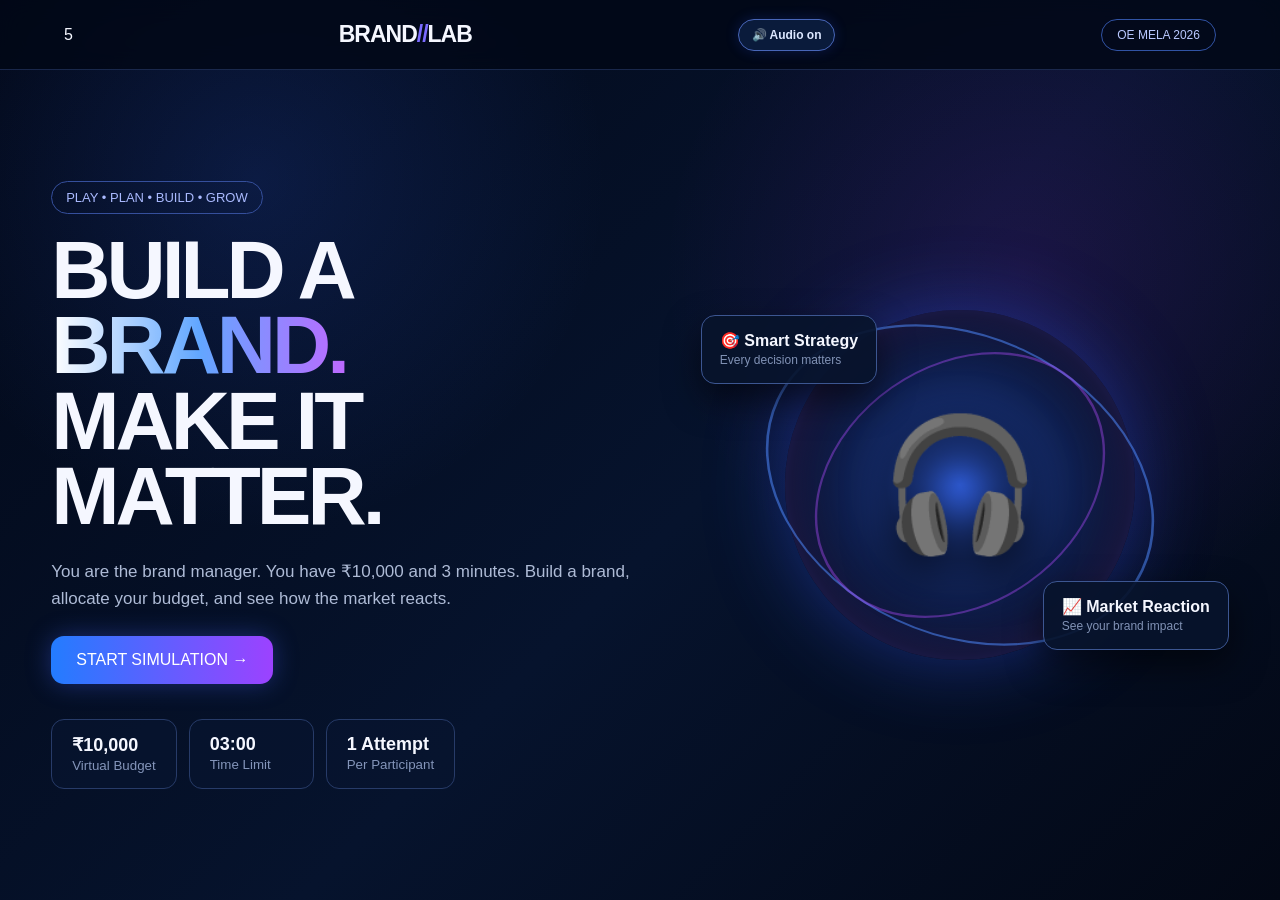
<file: index.html>
<!DOCTYPE html>
<html lang="en">

<head>

    <meta charset="UTF-8">

    <meta name="viewport"
          content="width=device-width, initial-scale=1.0">

    <title>Brand//Lab - Brand Building Simulator</title>

    <link rel="stylesheet" href="style.css">

</head>


<body>

<header class="topbar">5

    <div class="logo">
        BRAND<span>//</span>LAB
    </div>

    <div class="event">
        OE MELA 2026
    </div>

</header>


<main class="container hero">

    <section>

        <div class="badge">
            PLAY • PLAN • BUILD • GROW
        </div>


        <h1>
            BUILD A
            <span class="gradient">BRAND.</span>
            <br>
            MAKE IT MATTER.
        </h1>

        <p class="challenge-copy">You are the brand manager. You have ₹10,000 and 3 minutes. Build a brand, allocate your budget, and see how the market reacts.</p>


        <a class="btn" href="setup.html" onclick="startNewGame()">
            START SIMULATION →
        </a>


        <div class="stats">

            <div class="stat">
                <b>₹10,000</b>
                <small>Virtual Budget</small>
            </div>

            <div class="stat">
                <b>03:00</b>
                <small>Time Limit</small>
            </div>

            <div class="stat">
                <b>1 Attempt</b>
                <small>Per Participant</small>
            </div>

        </div>

    </section>


    <section class="visual">

        <div class="orb">

            <div class="product-icon">
                🎧
            </div>

        </div>


        <div class="float-card card1">

            🎯
            <b>Smart Strategy</b>

            <br>

            <small class="muted">
                Every decision matters
            </small>

        </div>


        <div class="float-card card2">

            📈
            <b>Market Reaction</b>

            <br>

            <small class="muted">
                See your brand impact
            </small>

        </div>

    </section>

</main>

<script src="timer.js"></script>
</body>

</html>
</file>
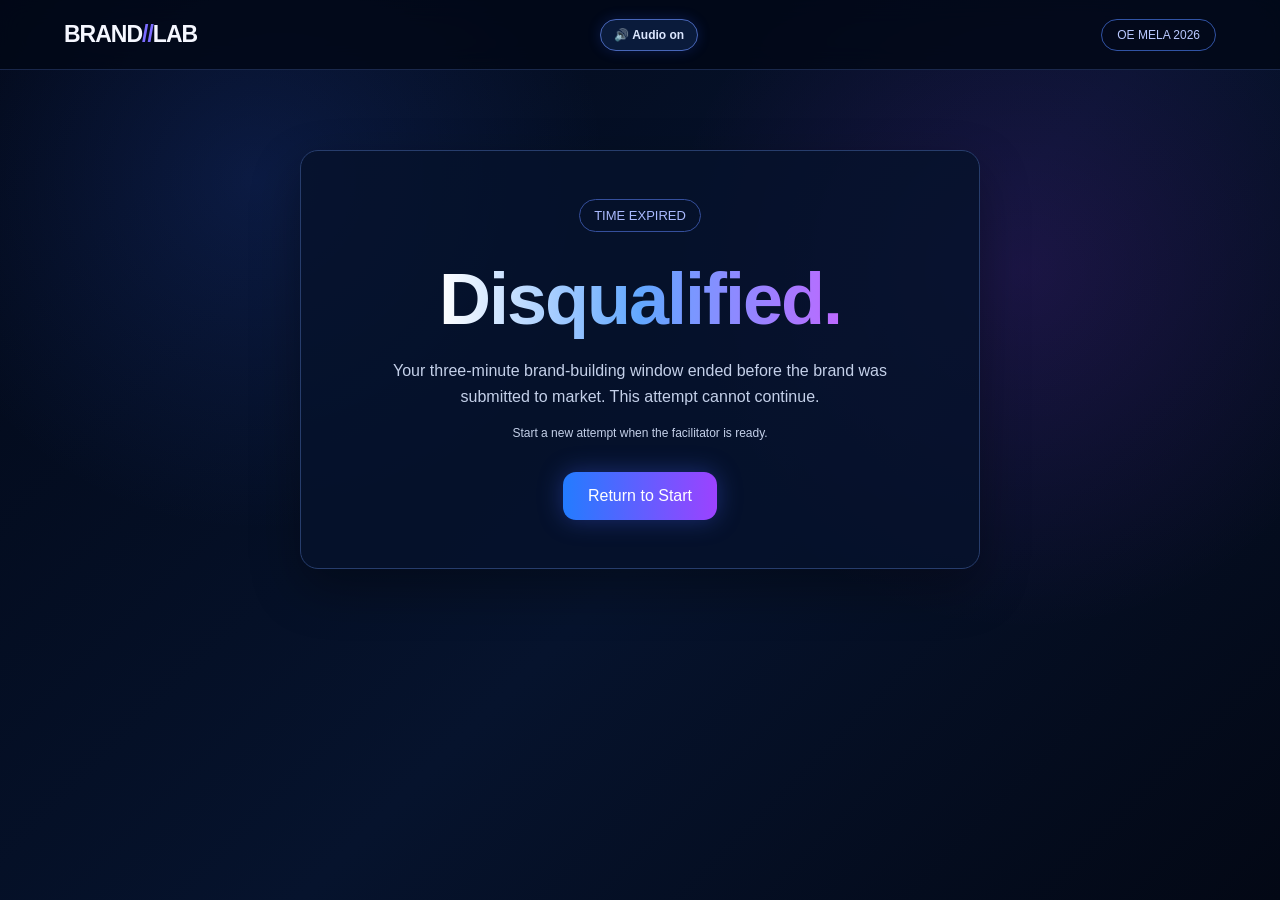
<file: disqualified.html>
<!DOCTYPE html><html lang="en"><head><meta charset="UTF-8"><meta name="viewport" content="width=device-width,initial-scale=1.0"><title>Brand//Lab - Time Up</title><link rel="stylesheet" href="style.css"><link rel="stylesheet" href="pages.css"></head><body><header class="topbar"><a class="logo" href="index.html" onclick="resetGame()">BRAND<span>//</span>LAB</a><div class="event">OE MELA 2026</div></header><main class="container"><section class="panel disqualified"><div class="badge">TIME EXPIRED</div><h1><span class="gradient">Disqualified.</span></h1><p>Your three-minute brand-building window ended before the brand was submitted to market. This attempt cannot continue.</p><p class="muted">Start a new attempt when the facilitator is ready.</p><a class="btn" href="index.html" onclick="resetGame()">Return to Start</a></section></main><script src="timer.js"></script></body></html>
</file>
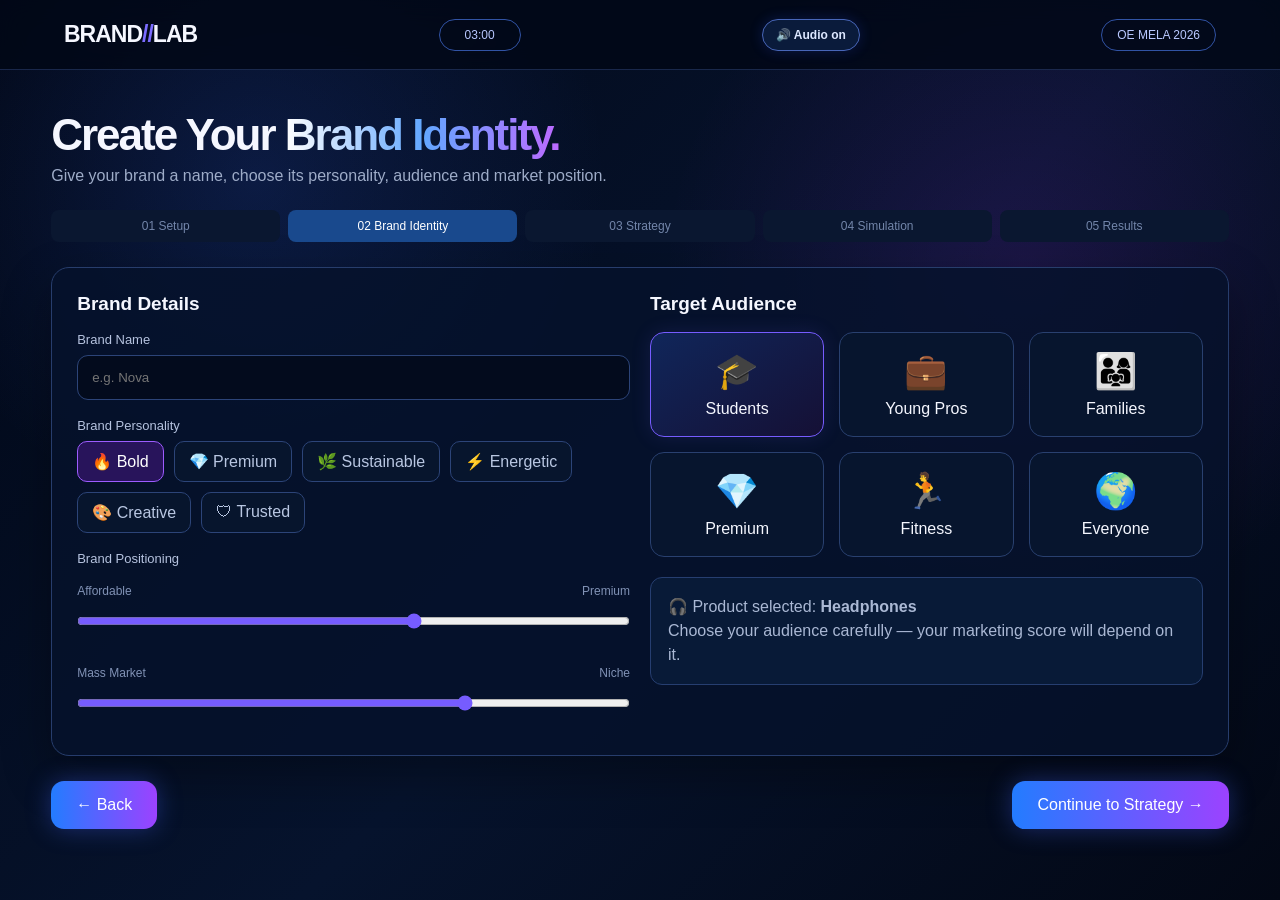
<file: identity.html>
<!DOCTYPE html><html lang="en"><head><meta charset="UTF-8"><meta name="viewport" content="width=device-width,initial-scale=1.0"><title>Brand//Lab - Brand Identity</title><link rel="stylesheet" href="style.css"><link rel="stylesheet" href="pages.css"></head><body><header class="topbar"><a class="logo" href="index.html">BRAND<span>//</span>LAB</a><div class="timer-box game-timer">03:00</div><div class="event">OE MELA 2026</div></header><main class="container"><div class="page-head"><h1>Create Your <span class="gradient">Brand Identity.</span></h1><p>Give your brand a name, choose its personality, audience and market position.</p></div><div class="progress"><div class="step">01 Setup</div><div class="step active">02 Brand Identity</div><div class="step">03 Strategy</div><div class="step">04 Simulation</div><div class="step">05 Results</div></div><div class="panel"><div class="grid2"><section><h2 class="section-title">Brand Details</h2><label>Brand Name</label><input id="brandName" type="text" placeholder="e.g. Nova" maxlength="20"><br><br><label>Brand Personality</label><div class="personality"><div class="pill active" onclick="selectPersonality(this,'Bold')">🔥 Bold</div><div class="pill" onclick="selectPersonality(this,'Premium')">💎 Premium</div><div class="pill" onclick="selectPersonality(this,'Sustainable')">🌿 Sustainable</div><div class="pill" onclick="selectPersonality(this,'Energetic')">⚡ Energetic</div><div class="pill" onclick="selectPersonality(this,'Creative')">🎨 Creative</div><div class="pill" onclick="selectPersonality(this,'Trusted')">🛡 Trusted</div></div><br><label>Brand Positioning</label><div class="slider-row"><div style="display:flex;justify-content:space-between"><span class="muted">Affordable</span><span class="muted">Premium</span></div><input id="position1" type="range" min="0" max="100" value="62" style="width:100%;accent-color:#765cff"></div><div class="slider-row"><div style="display:flex;justify-content:space-between"><span class="muted">Mass Market</span><span class="muted">Niche</span></div><input id="position2" type="range" min="0" max="100" value="72" style="width:100%;accent-color:#765cff"></div></section><section><h2 class="section-title">Target Audience</h2><div class="grid3"><div class="choice active" onclick="selectAudience(this,'Students')"><div class="emoji">🎓</div><span>Students</span></div><div class="choice" onclick="selectAudience(this,'Young Professionals')"><div class="emoji">💼</div><span>Young Pros</span></div><div class="choice" onclick="selectAudience(this,'Families')"><div class="emoji">👨‍👩‍👧</div><span>Families</span></div><div class="choice" onclick="selectAudience(this,'Premium Customers')"><div class="emoji">💎</div><span>Premium</span></div><div class="choice" onclick="selectAudience(this,'Fitness Enthusiasts')"><div class="emoji">🏃</div><span>Fitness</span></div><div class="choice" onclick="selectAudience(this,'Everyone')"><div class="emoji">🌍</div><span>Everyone</span></div></div><div class="info-box">🎧 Product selected: <b id="productName">Headphones</b><br>Choose your audience carefully — your marketing score will depend on it.</div></section></div></div><div class="footer-nav"><a class="btn" href="setup.html">← Back</a><a class="btn" href="strategy.html" onclick="saveIdentity()">Continue to Strategy →</a></div></main><script src="timer.js"></script><script>let personality='Bold',audience='Students';productName.innerText=localStorage.getItem('selectedProduct')||'Headphones';function selectPersonality(c,v){personality=v;document.querySelectorAll('.pill').forEach(x=>x.classList.remove('active'));c.classList.add('active')}function selectAudience(c,v){audience=v;document.querySelectorAll('.grid3 .choice').forEach(x=>x.classList.remove('active'));c.classList.add('active')}function saveIdentity(){localStorage.setItem('brandName',brandName.value||'Nova');localStorage.setItem('personality',personality);localStorage.setItem('audience',audience);localStorage.setItem('positioning1',position1.value);localStorage.setItem('positioning2',position2.value)}startGameTimer();</script></body></html>
</file>
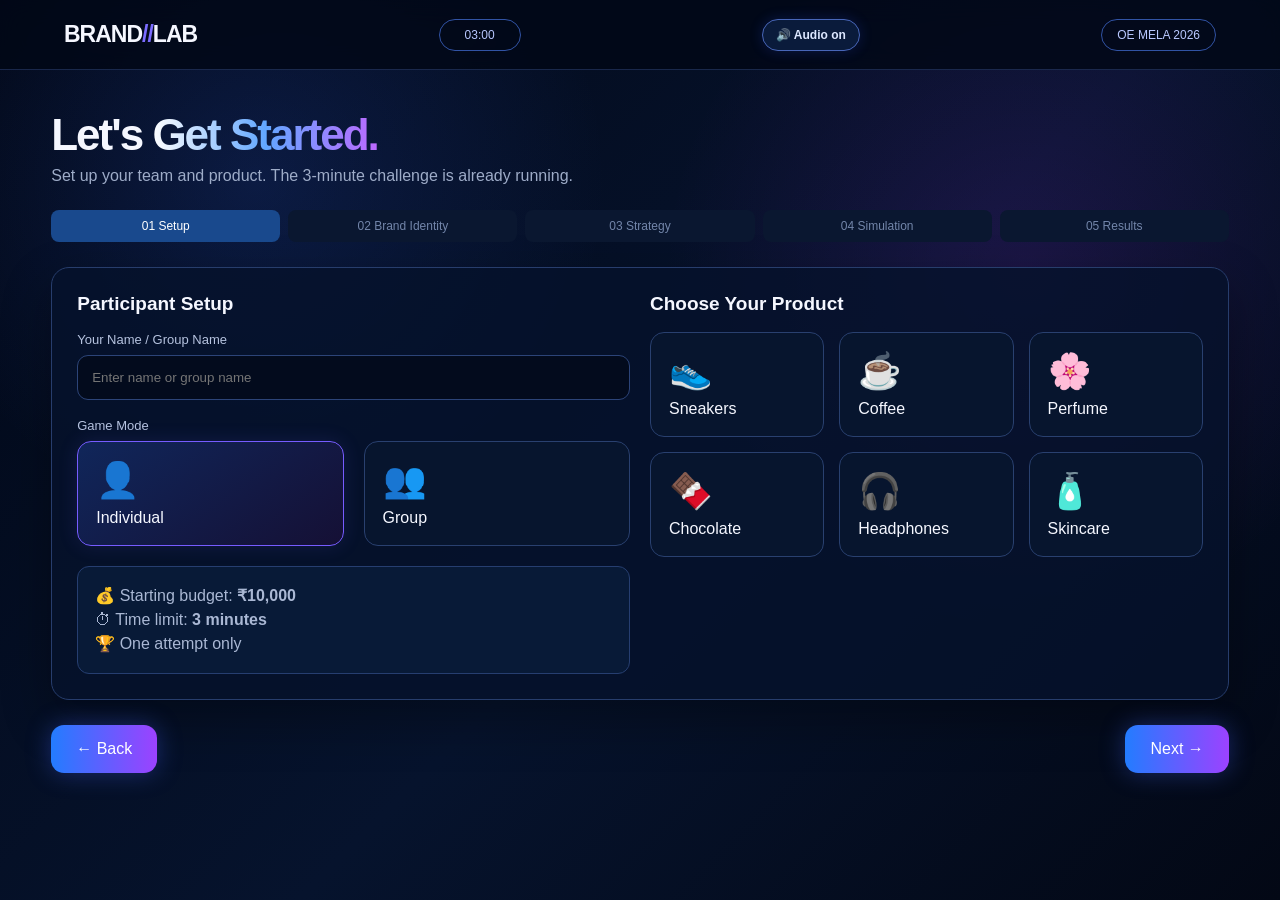
<file: leaderboard.html>
<!DOCTYPE html><html lang="en"><head><meta charset="UTF-8"><meta name="viewport" content="width=device-width,initial-scale=1.0"><title>Brand//Lab - Leaderboard</title><link rel="stylesheet" href="style.css"><link rel="stylesheet" href="pages.css"></head><body><header class="topbar"><a class="logo" href="index.html">BRAND<span>//</span>LAB</a><div class="timer-box game-timer">03:00</div><div class="event">OE MELA 2026</div></header><main class="container"><div class="page-head"><h1>Live Brand <span class="gradient">Leaderboard.</span></h1><p>Compare your brand score with the other participants.</p></div><div class="panel"><div class="table-scroll"><table class="leaderboard-table"><thead><tr><th>Rank</th><th>Participant / Group</th><th>Brand Name</th><th>Product</th><th>Score</th><th>Time</th></tr></thead><tbody><tr><td class="rank">1</td><td>Dream Team</td><td>Zenith</td><td>Sneakers</td><td class="score">94</td><td>02:31</td></tr><tr><td class="rank">2</td><td>Pixel Pioneers</td><td>Nova</td><td>Coffee</td><td class="score">91</td><td>02:45</td></tr><tr><td class="rank">3</td><td>The Creators</td><td>Vibe</td><td>Perfume</td><td class="score">88</td><td>01:58</td></tr><tr><td class="rank">4</td><td>Byte Squad</td><td>Pixel</td><td>Headphones</td><td class="score">86</td><td>02:12</td></tr><tr class="current"><td class="rank">5</td><td id="yourParticipant">You</td><td id="yourBrand">Nova</td><td id="yourProduct">Headphones</td><td class="score">82</td><td>02:17</td></tr></tbody></table></div><div class="info-box">🏆 Your current score is <b>82/100</b>. Keep building better brands.</div></div><div class="footer-nav"><a class="btn" href="results.html">← Results</a><a class="btn" href="index.html" onclick="resetGame()">Play Again →</a></div></main><script src="timer.js"></script><script>yourParticipant.innerText=localStorage.getItem('participant')||'You';yourBrand.innerText=localStorage.getItem('brandName')||'Nova';yourProduct.innerText=localStorage.getItem('selectedProduct')||'Headphones';startGameTimer();</script></body></html>
</file>
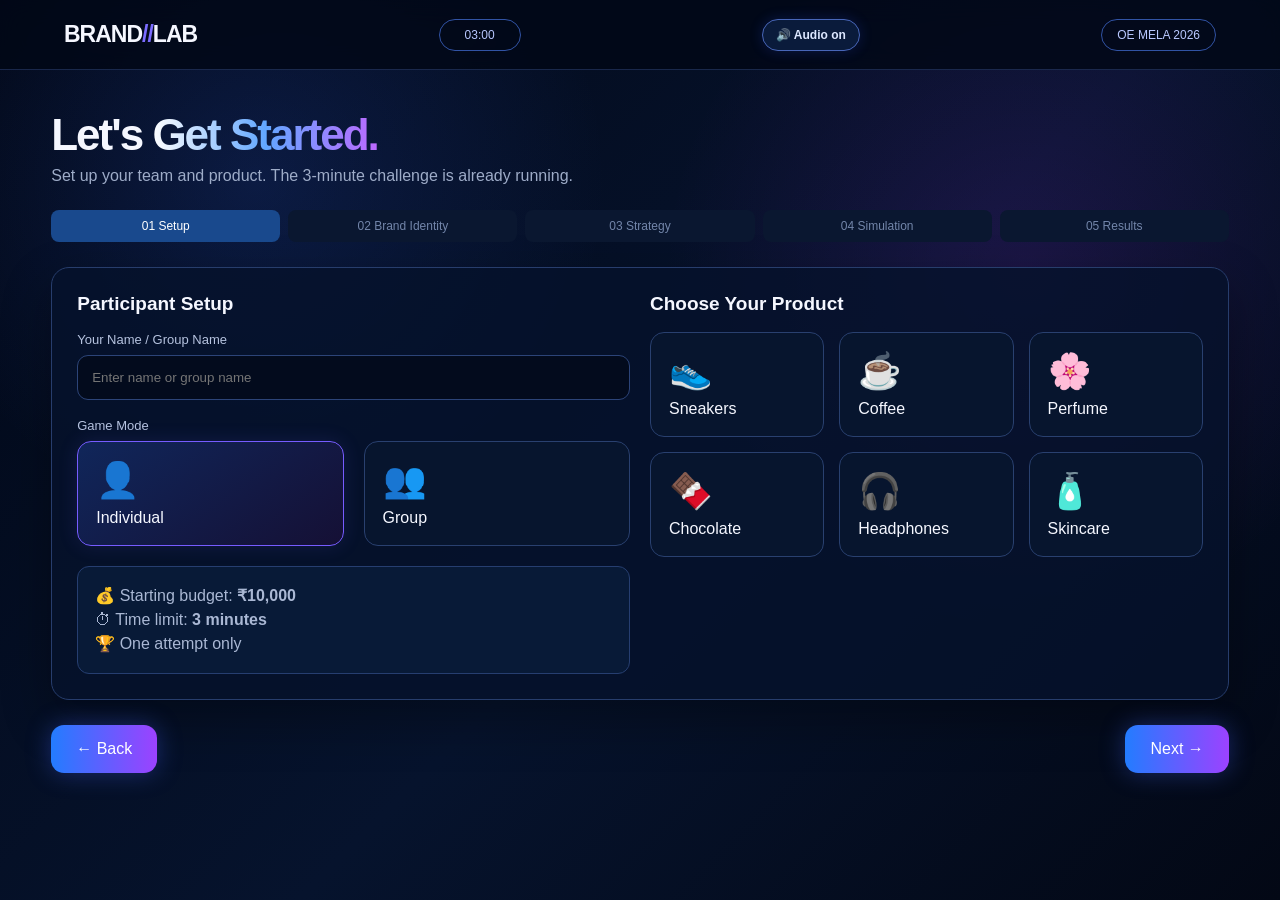
<file: results.html>
<!DOCTYPE html><html lang="en"><head><meta charset="UTF-8"><meta name="viewport" content="width=device-width,initial-scale=1.0"><title>Brand//Lab - Results</title><link rel="stylesheet" href="style.css"><link rel="stylesheet" href="pages.css"></head><body><header class="topbar"><a class="logo" href="index.html">BRAND<span>//</span>LAB</a><div class="timer-box game-timer">03:00</div><div class="event">OE MELA 2026</div></header><main class="container"><div class="page-head"><h1>Your <span class="gradient">Final Score.</span></h1><p>Here is how your brand performed in the market simulation.</p></div><div class="progress"><div class="step">01 Product</div><div class="step">02 Identity</div><div class="step">03 Strategy</div><div class="step">04 Simulation</div><div class="step active">05 Results</div></div><div class="score-layout"><section class="score-card"><div class="score-circle"><div class="score-number">82<small>/100</small></div></div><b>YOUR BRAND SCORE</b><div class="stars">★★★★☆</div><p class="muted" style="margin-top:10px">STRONG BRAND BUILDER</p></section><section><div class="performance-card"><h2 class="section-title">Brand Performance</h2><div class="performance-row"><div class="performance-label"><span>Market Reach</span><b>86</b></div><div class="performance-track"><div class="performance-fill" style="width:86%"></div></div></div><div class="performance-row"><div class="performance-label"><span>Customer Trust</span><b>71</b></div><div class="performance-track"><div class="performance-fill" style="width:71%"></div></div></div><div class="performance-row"><div class="performance-label"><span>Brand Appeal</span><b>82</b></div><div class="performance-track"><div class="performance-fill" style="width:82%"></div></div></div><div class="performance-row"><div class="performance-label"><span>Engagement</span><b>78</b></div><div class="performance-track"><div class="performance-fill" style="width:78%"></div></div></div><div class="performance-row"><div class="performance-label"><span>Budget Efficiency</span><b>91</b></div><div class="performance-track"><div class="performance-fill" style="width:91%"></div></div></div></div><div class="insight-card"><h2 class="section-title">Key Insights</h2><p>🎯 You targeted a clearly defined audience.</p><p>📱 Your marketing mix affected market reach.</p><p>💡 Your positioning matched your audience.</p></div><div class="insight-card"><h2 class="section-title">Areas to Improve</h2><p>⚠ Customer trust can be improved.</p><p>⚠ Try combining strategies more effectively.</p></div></section></div><div class="profile-card"><h2 class="section-title">Your Brand Profile</h2><p><b id="brandName">Nova</b> — <span id="productName">Headphones</span></p><p class="muted">Audience: <span id="audienceName">Students</span></p><p class="muted">Strategies: <span id="strategyName">None</span></p><p class="muted">Total Spend: <span id="strategyCost">₹0</span></p></div><div class="footer-nav"><a class="btn" href="simulation.html">← Simulation</a><a class="btn" href="leaderboard.html">View Leaderboard →</a></div></main><script src="timer.js"></script><script>brandName.innerText=localStorage.getItem('brandName')||'Nova';productName.innerText=localStorage.getItem('selectedProduct')||'Headphones';audienceName.innerText=localStorage.getItem('audience')||'Students';let s=[];try{s=JSON.parse(localStorage.getItem('strategySelections')||'[]')}catch(e){}strategyName.innerText=s.length?s.map(x=>x.name).join(', '):'None';strategyCost.innerText='₹'+Number(localStorage.getItem('strategyCost')||0).toLocaleString('en-IN');startGameTimer();</script></body></html>
</file>
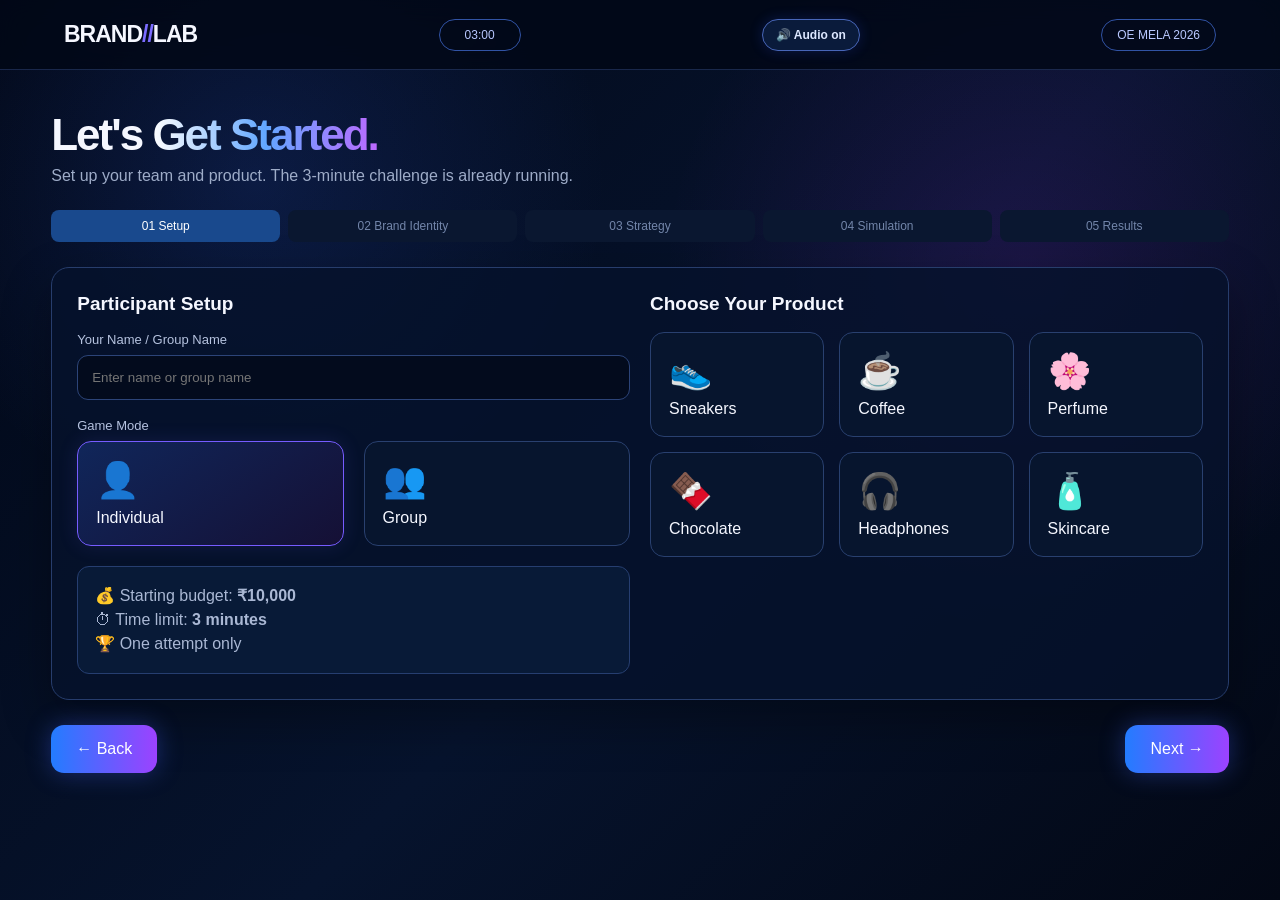
<file: setup.html>
<!DOCTYPE html><html lang="en"><head><meta charset="UTF-8"><meta name="viewport" content="width=device-width,initial-scale=1.0"><title>Brand//Lab - Setup</title><link rel="stylesheet" href="style.css"><link rel="stylesheet" href="pages.css"></head><body><header class="topbar"><a class="logo" href="index.html" onclick="resetGame()">BRAND<span>//</span>LAB</a><div class="timer-box game-timer">03:00</div><div class="event">OE MELA 2026</div></header><main class="container"><div class="page-head"><h1>Let's <span class="gradient">Get Started.</span></h1><p>Set up your team and product. The 3-minute challenge is already running.</p></div><div class="progress"><div class="step active">01 Setup</div><div class="step">02 Brand Identity</div><div class="step">03 Strategy</div><div class="step">04 Simulation</div><div class="step">05 Results</div></div><div class="panel"><div class="grid2"><section><h2 class="section-title">Participant Setup</h2><label for="participant">Your Name / Group Name</label><input id="participant" type="text" placeholder="Enter name or group name" maxlength="40"><br><br><label>Game Mode</label><div class="grid2"><button class="choice active" id="individual" type="button" onclick="selectMode('Individual')"><div class="emoji">👤</div><span>Individual</span></button><button class="choice" id="group" type="button" onclick="selectMode('Group')"><div class="emoji">👥</div><span>Group</span></button></div><div class="info-box">💰 Starting budget: <b>₹10,000</b><br>⏱ Time limit: <b>3 minutes</b><br>🏆 One attempt only</div></section><section><h2 class="section-title">Choose Your Product</h2><div class="grid3"><button class="choice" type="button" onclick="chooseProduct('Sneakers',this)"><div class="emoji">👟</div><span>Sneakers</span></button><button class="choice" type="button" onclick="chooseProduct('Coffee',this)"><div class="emoji">☕</div><span>Coffee</span></button><button class="choice" type="button" onclick="chooseProduct('Perfume',this)"><div class="emoji">🌸</div><span>Perfume</span></button><button class="choice" type="button" onclick="chooseProduct('Chocolate',this)"><div class="emoji">🍫</div><span>Chocolate</span></button><button class="choice" type="button" onclick="chooseProduct('Headphones',this)"><div class="emoji">🎧</div><span>Headphones</span></button><button class="choice" type="button" onclick="chooseProduct('Skincare',this)"><div class="emoji">🧴</div><span>Skincare</span></button></div></section></div><div id="formError" class="form-error"></div></div><div class="footer-nav"><a class="btn" href="index.html" onclick="resetGame()">← Back</a><button class="btn" type="button" onclick="saveSetup()">Next →</button></div></main><script src="timer.js"></script><script>let mode='Individual',product='';function selectMode(v){mode=v;individual.classList.toggle('active',v==='Individual');group.classList.toggle('active',v==='Group')}function chooseProduct(v,c){product=v;document.querySelectorAll('.grid3 .choice').forEach(x=>x.classList.remove('active'));c.classList.add('active')}function saveSetup(){const name=participant.value.trim();if(!name||!product){formError.textContent='Enter a participant name and choose a product before continuing.';formError.classList.add('show');return}localStorage.setItem('participant',name);localStorage.setItem('gameMode',mode);localStorage.setItem('selectedProduct',product);location.href='identity.html'}startGameTimer();speak('Step one. Enter your name, choose a game mode, and select a product.');</script></body></html>
</file>
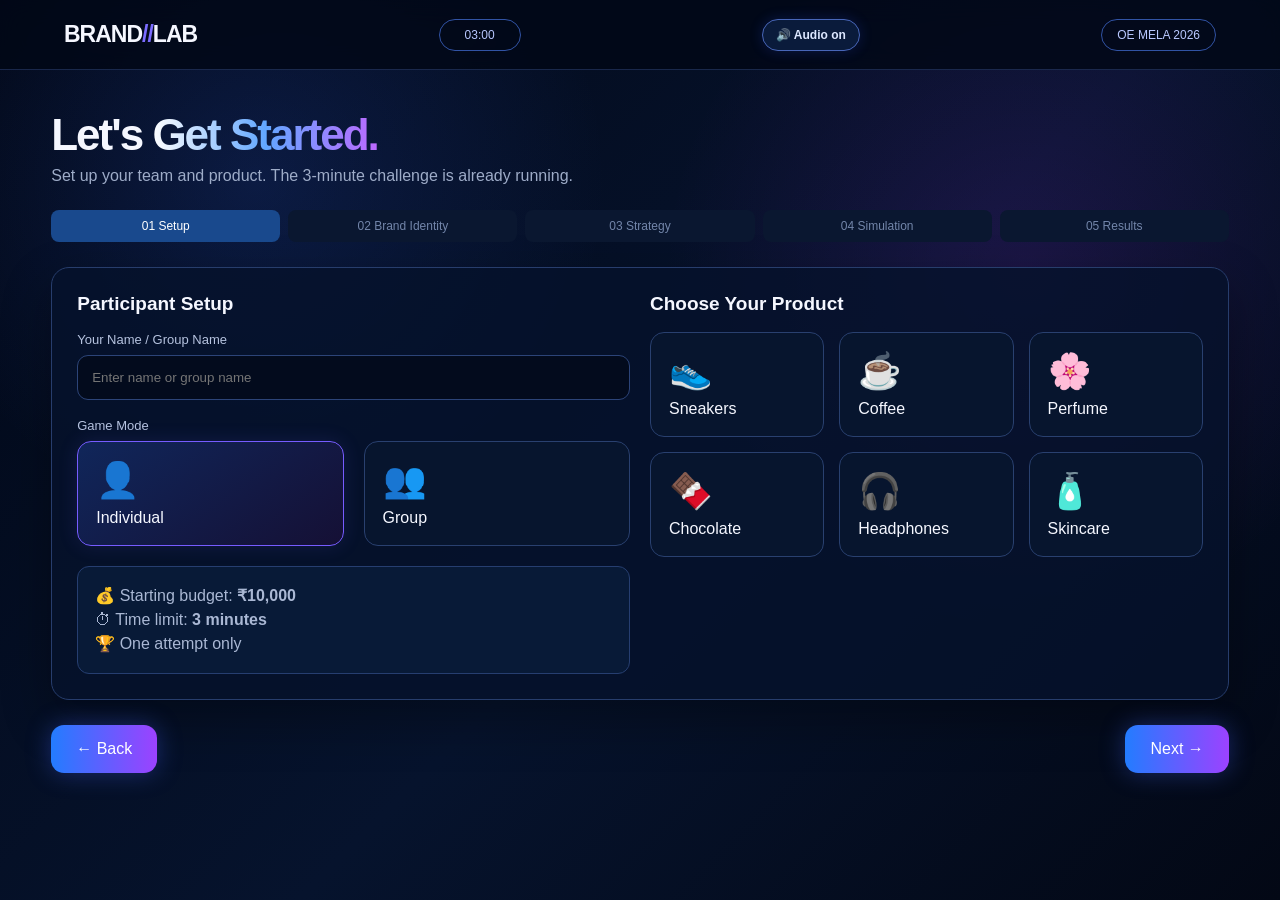
<file: simulation.html>
<!DOCTYPE html><html lang="en"><head><meta charset="UTF-8"><meta name="viewport" content="width=device-width,initial-scale=1.0"><title>Brand//Lab - Market Simulation</title><link rel="stylesheet" href="style.css"><link rel="stylesheet" href="pages.css"></head><body><header class="topbar"><a class="logo" href="index.html">BRAND<span>//</span>LAB</a><div class="timer-box game-timer">03:00</div><div class="event">OE MELA 2026</div></header><main class="container"><div class="page-head"><h1>Market <span class="gradient">Simulation.</span></h1><p>Your brand is entering the market. Watch how your decisions affect its performance.</p></div><div class="progress"><div class="step">01 Product</div><div class="step">02 Identity</div><div class="step">03 Strategy</div><div class="step active">04 Simulation</div><div class="step">05 Results</div></div><div class="panel"><div class="simulation-panel"><section class="market-box"><div class="market-globe">🌐</div><div class="market-wave"></div></section><section><h2 class="section-title">MARKET SIMULATION</h2><p class="muted">Your brand is entering the market...</p><div class="progress-box"><div class="slider-labels"><span class="muted">Market reaction</span><b id="percent">0%</b></div><div class="progress-track"><div class="progress-fill" id="progressFill"></div></div></div><div style="margin-top:18px"><div class="analysis-item"><span class="check">✓</span>Target Audience</div><div class="analysis-item"><span class="check">✓</span>Marketing Mix</div><div class="analysis-item"><span class="check">✓</span>Budget Allocation</div><div class="analysis-item"><span class="check">✓</span>Brand Positioning</div><div class="analysis-item"><span class="check">✓</span>Customer Appeal</div></div><div class="event-card"><h3>🎯 Random Market Event</h3><p id="eventText">Analysing current market conditions...</p><div class="event-positive" id="eventEffect"></div></div></section></div></div><div class="footer-nav"><a class="btn" href="strategy.html">← Back</a><a class="btn" id="resultsButton" href="results.html" style="display:none">View Results →</a></div></main><script src="timer.js"></script><script>let p=0;const events=[['Short-form videos are suddenly trending.','Digital marketing effectiveness +20%'],['Customers are responding strongly to your target audience.','Customer appeal +15%'],['Competitors are increasing their advertising activity.','Market competition increased']];const ev=events[Math.floor(Math.random()*events.length)];const t=setInterval(()=>{p++;percent.innerText=p+'%';progressFill.style.width=p+'%';if(p>=82){clearInterval(t);eventText.innerText=ev[0];eventEffect.innerText=ev[1];resultsButton.style.display='inline-block'}},35);startGameTimer();</script></body></html>
</file>
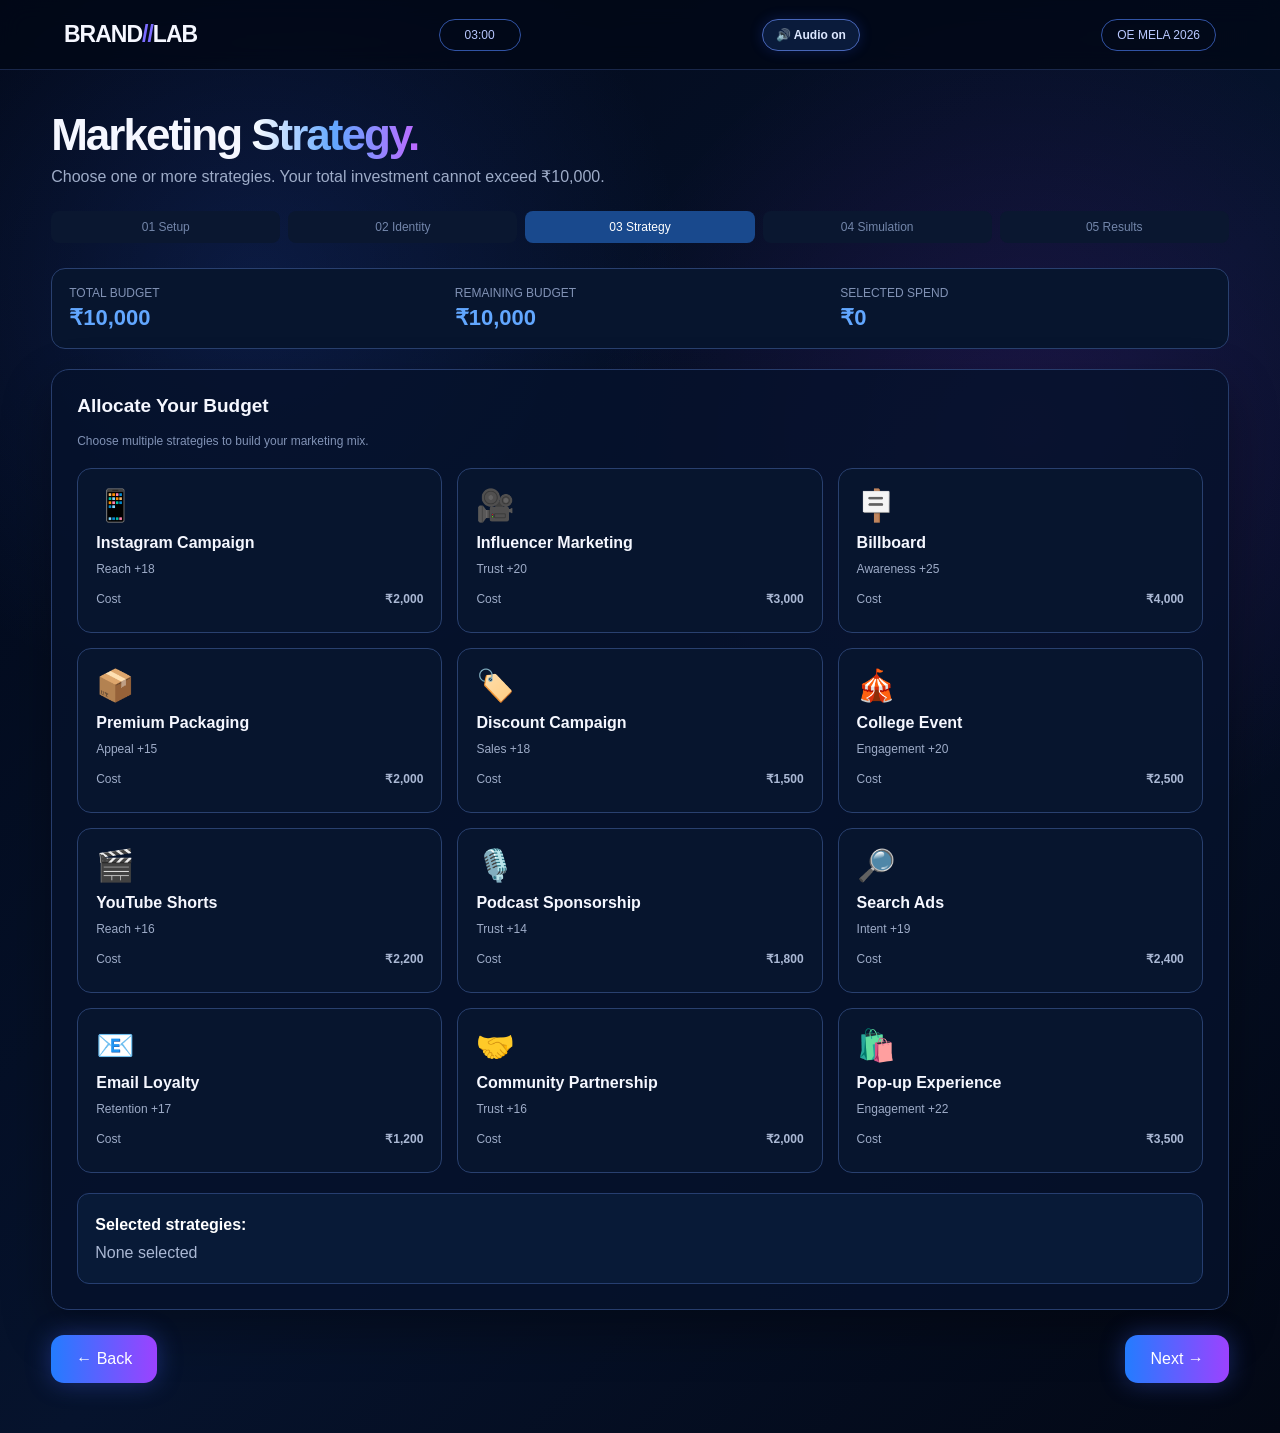
<file: strategy.html>
<!DOCTYPE html><html lang="en"><head><meta charset="UTF-8"><meta name="viewport" content="width=device-width,initial-scale=1.0"><title>Brand//Lab - Marketing Strategy</title><link rel="stylesheet" href="style.css"><link rel="stylesheet" href="pages.css"></head><body><header class="topbar"><a class="logo" href="index.html">BRAND<span>//</span>LAB</a><div class="timer-box game-timer">03:00</div><div class="event">OE MELA 2026</div></header><main class="container"><div class="page-head"><h1>Marketing <span class="gradient">Strategy.</span></h1><p>Choose one or more strategies. Your total investment cannot exceed ₹10,000.</p></div><div class="progress"><div class="step">01 Setup</div><div class="step">02 Identity</div><div class="step active">03 Strategy</div><div class="step">04 Simulation</div><div class="step">05 Results</div></div><div class="budget-card"><div class="budget-item"><small class="muted">TOTAL BUDGET</small><strong>₹10,000</strong></div><div class="budget-item"><small class="muted">REMAINING BUDGET</small><strong id="remaining">₹10,000</strong></div><div class="budget-item"><small class="muted">SELECTED SPEND</small><strong id="spent">₹0</strong></div></div><div class="panel"><h2 class="section-title">Allocate Your Budget</h2><p class="muted">Choose multiple strategies to build your marketing mix.</p><div class="strategy-grid" style="margin-top:20px"><div class="strategy-card" data-cost="2000" data-name="Instagram Campaign" onclick="toggleStrategy(this)"><div class="strategy-icon">📱</div><b>Instagram Campaign</b><span>Reach +18</span><div class="cost-line"><span>Cost</span><b>₹2,000</b></div></div><div class="strategy-card" data-cost="3000" data-name="Influencer Marketing" onclick="toggleStrategy(this)"><div class="strategy-icon">🎥</div><b>Influencer Marketing</b><span>Trust +20</span><div class="cost-line"><span>Cost</span><b>₹3,000</b></div></div><div class="strategy-card" data-cost="4000" data-name="Billboard" onclick="toggleStrategy(this)"><div class="strategy-icon">🪧</div><b>Billboard</b><span>Awareness +25</span><div class="cost-line"><span>Cost</span><b>₹4,000</b></div></div><div class="strategy-card" data-cost="2000" data-name="Premium Packaging" onclick="toggleStrategy(this)"><div class="strategy-icon">📦</div><b>Premium Packaging</b><span>Appeal +15</span><div class="cost-line"><span>Cost</span><b>₹2,000</b></div></div><div class="strategy-card" data-cost="1500" data-name="Discount Campaign" onclick="toggleStrategy(this)"><div class="strategy-icon">🏷️</div><b>Discount Campaign</b><span>Sales +18</span><div class="cost-line"><span>Cost</span><b>₹1,500</b></div></div><div class="strategy-card" data-cost="2500" data-name="College Event" onclick="toggleStrategy(this)"><div class="strategy-icon">🎪</div><b>College Event</b><span>Engagement +20</span><div class="cost-line"><span>Cost</span><b>₹2,500</b></div></div></div><div id="warning" class="strategy-warning">You cannot select this option because your total budget would go above ₹10,000.</div><div class="selected-list"><b>Selected strategies:</b><div id="selectedText">None selected</div></div></div><div class="footer-nav"><a class="btn" href="identity.html">← Back</a><a class="btn" href="simulation.html" onclick="saveStrategies()">Next →</a></div></main><script src="timer.js"></script><script>const TOTAL=10000;let selected=[];function money(v){return '₹'+v.toLocaleString('en-IN')}function toggleStrategy(card){let name=card.dataset.name,cost=+card.dataset.cost,i=selected.findIndex(x=>x.name===name);if(i>=0){selected.splice(i,1);card.classList.remove('active');warning.classList.remove('show');update();return}let spent=selected.reduce((s,x)=>s+x.cost,0);if(spent+cost>TOTAL){warning.classList.add('show');return}selected.push({name,cost});card.classList.add('active');warning.classList.remove('show');update()}function update(){let spent=selected.reduce((s,x)=>s+x.cost,0);document.getElementById('spent').innerText=money(spent);document.getElementById('remaining').innerText=money(TOTAL-spent);document.getElementById('selectedText').innerText=selected.length?selected.map(x=>x.name+' ('+money(x.cost)+')').join(' • '):'None selected'}function saveStrategies(){localStorage.setItem('strategySelections',JSON.stringify(selected));localStorage.setItem('strategyCost',selected.reduce((s,x)=>s+x.cost,0))}try{selected=JSON.parse(localStorage.getItem('strategySelections')||'[]')}catch(e){selected=[]}selected.forEach(x=>{document.querySelectorAll('.strategy-card').forEach(c=>{if(c.dataset.name===x.name)c.classList.add('active')})});update();startGameTimer();</script></body></html>
</file>
<file: style.css>
*{box-sizing:border-box;margin:0;padding:0}body{font-family:Arial,Helvetica,sans-serif;background:#020817;color:#f5f7ff;min-height:100vh;background-image:radial-gradient(circle at 20% 20%,rgba(54,105,255,.16),transparent 28%),radial-gradient(circle at 80% 30%,rgba(180,45,255,.12),transparent 30%),linear-gradient(135deg,#020817,#06132d 55%,#030815)}a{text-decoration:none;color:inherit}.topbar{height:70px;padding:0 5%;display:flex;align-items:center;justify-content:space-between;border-bottom:1px solid rgba(110,150,255,.22);background:rgba(2,8,23,.82);position:sticky;top:0;z-index:5;backdrop-filter:blur(12px)}.logo{font-size:23px;font-weight:900;letter-spacing:-1px}.logo span{color:#7b6cff}.event{border:1px solid #3153a4;border-radius:20px;padding:8px 15px;color:#b9c8ff;font-size:12px}.container{width:min(1180px,92%);margin:auto}.hero{min-height:calc(100vh - 70px);display:grid;grid-template-columns:1.05fr .95fr;gap:45px;align-items:center;padding:55px 0}.badge{display:inline-block;padding:8px 14px;border:1px solid #354f9c;border-radius:20px;color:#aabaff;font-size:13px;margin-bottom:18px}h1{font-size:clamp(45px,7vw,82px);line-height:.92;letter-spacing:-4px}.gradient{background:linear-gradient(90deg,#fff,#62a7ff,#bd69ff);-webkit-background-clip:text;color:transparent}.hero p{margin:24px 0;color:#aebbd6;font-size:17px;line-height:1.6;max-width:590px}.btn{display:inline-block;padding:15px 25px;border-radius:13px;background:linear-gradient(90deg,#237cff,#9c42ff);font-weight:800;box-shadow:0 0 25px rgba(70,100,255,.35);transition:.2s}.btn:hover{transform:translateY(-2px);box-shadow:0 0 35px rgba(120,70,255,.5)}.stats{display:flex;gap:12px;margin-top:35px;flex-wrap:wrap}.stat{border:1px solid #273b68;background:rgba(8,20,48,.7);border-radius:13px;padding:14px 20px;min-width:125px}.stat b{display:block;font-size:18px}.stat small{color:#8495ba}.visual{position:relative;min-height:430px;display:flex;align-items:center;justify-content:center}.orb{width:350px;height:350px;border-radius:50%;background:radial-gradient(circle,#386dff 0,#162e71 30%,#070e25 68%);box-shadow:0 0 80px #3159ff66,inset 0 0 60px #8c5cff44;position:relative}.orb:before,.orb:after{content:"";position:absolute;border:2px solid #4f8cff88;border-radius:50%;inset:25px;transform:rotate(25deg) scaleX(1.35)}.orb:after{inset:55px;border-color:#b14cff66;transform:rotate(-35deg) scaleX(1.3)}.product-icon{position:absolute;font-size:130px;left:50%;top:50%;transform:translate(-50%,-50%);filter:drop-shadow(0 15px 25px #000)}.float-card{position:absolute;padding:15px 18px;border:1px solid #3c5691;background:#07132be8;border-radius:14px;box-shadow:0 15px 35px #0008}.card1{top:45px;left:10px}.card2{right:0;bottom:50px}.page-head{padding:45px 0 25px}.page-head h1{font-size:44px;letter-spacing:-2px}.page-head p{color:#9eacc8;margin-top:12px}.panel{border:1px solid #273d6c;background:rgba(6,18,43,.82);border-radius:18px;padding:25px;box-shadow:0 20px 50px #0005}.grid2{display:grid;grid-template-columns:1fr 1fr;gap:20px}.grid3{display:grid;grid-template-columns:repeat(3,1fr);gap:15px}label{display:block;font-size:13px;color:#b6c3df;margin:0 0 8px}input{width:100%;padding:14px;border-radius:11px;border:1px solid #2c4478;background:#030b1d;color:white;outline:none}input:focus{border-color:#658cff;box-shadow:0 0 0 3px #456dff22}.section-title{font-size:19px;margin-bottom:17px}.choice{border:1px solid #29406f;border-radius:14px;padding:18px;text-align:center;background:#07152e;min-height:100px;display:flex;flex-direction:column;justify-content:center;gap:8px;transition:.2s}.choice:hover,.choice.active{border-color:#765cff;background:linear-gradient(145deg,#10265a,#151035);box-shadow:0 0 20px #705cff22}.choice .emoji{font-size:35px}.choice span{font-weight:700}.muted{color:#8192b5;font-size:12px}.footer-nav{display:flex;justify-content:space-between;gap:12px;margin:25px 0 50px}.progress{display:flex;gap:8px;margin-bottom:25px}.step{flex:1;text-align:center;padding:9px;border-radius:8px;background:#0a1730;color:#7386aa;font-size:12px}.step.active{background:#19498d;color:#fff}.personality{display:flex;gap:10px;flex-wrap:wrap}.pill{padding:10px 14px;border:1px solid #2c4478;border-radius:10px;color:#b9c7e2;background:#07152d}.pill.active{border-color:#9d5cff;color:#fff;background:#28145b}.slider-row{margin-top:18px}.fake-slider{height:6px;background:#172848;border-radius:10px;position:relative;margin-top:12px}.fake-slider i{display:block;width:62%;height:100%;background:linear-gradient(90deg,#4c79ff,#b85cff);border-radius:10px}.fake-slider b{position:absolute;left:62%;top:50%;transform:translate(-50%,-50%);width:15px;height:15px;border-radius:50%;background:#fff;box-shadow:0 0 12px #8b68ff}.info-box{margin-top:20px;padding:17px;border-radius:12px;background:#081a37;border:1px solid #263e70;color:#aab8d4;line-height:1.5}@media(max-width:850px){.hero,.grid2{grid-template-columns:1fr}.hero{padding-top:35px}.visual{min-height:350px}.orb{width:280px;height:280px}.grid3{grid-template-columns:1fr 1fr}h1{letter-spacing:-2px}.topbar{padding:0 3%}}@media(max-width:520px){.grid3{grid-template-columns:1fr}.orb{width:240px;height:240px}.product-icon{font-size:90px}.float-card{font-size:12px}.page-head h1{font-size:36px}}
</file>
<file: pages.css>
.timer-box{border:1px solid #3153a4;border-radius:20px;padding:8px 15px;color:#b9c8ff;font-size:12px;min-width:82px;text-align:center}.timer-box.warning{border-color:#ff8a5c;color:#ffb38f}.strategy-grid{display:grid;grid-template-columns:repeat(3,1fr);gap:15px}.strategy-card{position:relative;border:1px solid #29406f;border-radius:14px;padding:18px;background:#07152e;min-height:165px;cursor:pointer;transition:.2s}.strategy-card:hover,.strategy-card.active{border-color:#765cff;background:linear-gradient(145deg,#10265a,#151035);box-shadow:0 0 20px #705cff22}.strategy-card.active:after{content:"✓";position:absolute;top:12px;right:12px;width:24px;height:24px;border-radius:50%;display:flex;align-items:center;justify-content:center;background:#237cff;color:white;font-weight:bold}.strategy-icon{font-size:31px;margin-bottom:10px}.strategy-card b{display:block;margin-bottom:7px}.strategy-card span{color:#9eacc8;font-size:12px}.cost-line{display:flex;justify-content:space-between;margin-top:15px;color:#aab8d4;font-size:12px}.budget-card{display:grid;grid-template-columns:1fr 1fr 1fr;gap:15px;border:1px solid #29406f;border-radius:14px;padding:17px;background:#07152e;margin-bottom:20px}.budget-item{display:flex;flex-direction:column;gap:5px}.budget-item strong{color:#62a7ff;font-size:22px}.selected-list{margin-top:20px;padding:17px;border-radius:12px;background:#081a37;border:1px solid #263e70;color:#aab8d4;line-height:1.7}.selected-list b{color:white}.strategy-warning{display:none;margin-top:12px;padding:10px 13px;border-radius:9px;border:1px solid #9b5139;background:#3a1820;color:#ffb39c;font-size:12px}.strategy-warning.show{display:block}.simulation-panel{display:grid;grid-template-columns:1.25fr .75fr;gap:20px}.market-box{position:relative;min-height:430px;overflow:hidden;border:1px solid #29406f;border-radius:16px;background:radial-gradient(circle at 50% 35%,#173d83 0,#07152e 35%,#030b1d 72%);display:flex;align-items:center;justify-content:center}.market-globe{width:170px;height:170px;border-radius:50%;border:2px solid #3d8dff;box-shadow:0 0 35px #287cff88,inset 0 0 35px #287cff55;display:flex;align-items:center;justify-content:center;font-size:75px}.market-wave{position:absolute;bottom:25px;left:8%;width:84%;height:60px;border-top:2px solid #4c79ff;border-radius:50%;transform:rotate(-4deg)}.progress-box{margin-top:25px}.slider-labels{display:flex;justify-content:space-between}.progress-track{height:10px;background:#172848;border-radius:20px;overflow:hidden;margin-top:10px}.progress-fill{width:0;height:100%;background:linear-gradient(90deg,#4c79ff,#b85cff);border-radius:20px;transition:width .15s}.analysis-item{display:flex;align-items:center;gap:9px;margin:11px 0;color:#b9c7e2;font-size:13px}.check{width:18px;height:18px;border-radius:50%;border:1px solid #4c79ff;display:inline-flex;align-items:center;justify-content:center;color:#62a7ff}.event-card{border:1px solid #29406f;border-radius:14px;padding:18px;background:#07152e;margin-top:22px}.event-card p{color:#9eacc8;font-size:13px;line-height:1.6;margin-top:10px}.event-positive{color:#5de0b0;font-weight:bold;margin-top:12px}.score-layout{display:grid;grid-template-columns:.9fr 1.1fr;gap:20px}.score-card,.performance-card,.insight-card,.profile-card{border:1px solid #29406f;border-radius:16px;padding:20px;background:#07152e}.score-card{text-align:center;background:radial-gradient(circle at 50% 25%,#173d83,#07152e 45%,#030b1d)}.score-circle{width:180px;height:180px;border-radius:50%;margin:10px auto 18px;border:9px solid #247cff;box-shadow:0 0 35px #247cff66,inset 0 0 25px #247cff33;display:flex;align-items:center;justify-content:center}.score-number{font-size:54px;font-weight:900}.score-number small{font-size:18px;color:#8192b5}.stars{font-size:23px;margin-top:12px}.performance-card,.insight-card{margin-bottom:15px}.performance-row{margin:15px 0}.performance-label{display:flex;justify-content:space-between;color:#b9c7e2;font-size:12px;margin-bottom:7px}.performance-track{height:7px;background:#172848;border-radius:10px;overflow:hidden}.performance-fill{height:100%;background:linear-gradient(90deg,#4c79ff,#b85cff);border-radius:10px}.insight-card p{color:#b9c7e2;font-size:13px;line-height:1.7;margin:7px 0}.profile-card{margin-top:15px}.leaderboard-table{width:100%;border-collapse:collapse}.leaderboard-table th,.leaderboard-table td{padding:13px 10px;border-bottom:1px solid #20365f;text-align:left;font-size:13px}.leaderboard-table th{color:#62a7ff;font-size:11px;text-transform:uppercase}.leaderboard-table td{color:#c2cde1}.leaderboard-table tr.current{background:#10265a}.rank{font-weight:900;color:#fff}.score{font-weight:900;color:#62a7ff}.table-scroll{overflow-x:auto}@media(max-width:850px){.strategy-grid{grid-template-columns:1fr 1fr}.simulation-panel,.score-layout{grid-template-columns:1fr}.budget-card{grid-template-columns:1fr 1fr}}@media(max-width:520px){.strategy-grid{grid-template-columns:1fr}.budget-card{grid-template-columns:1fr}.score-circle{width:150px;height:150px}.score-number{font-size:44px}}
</file>
